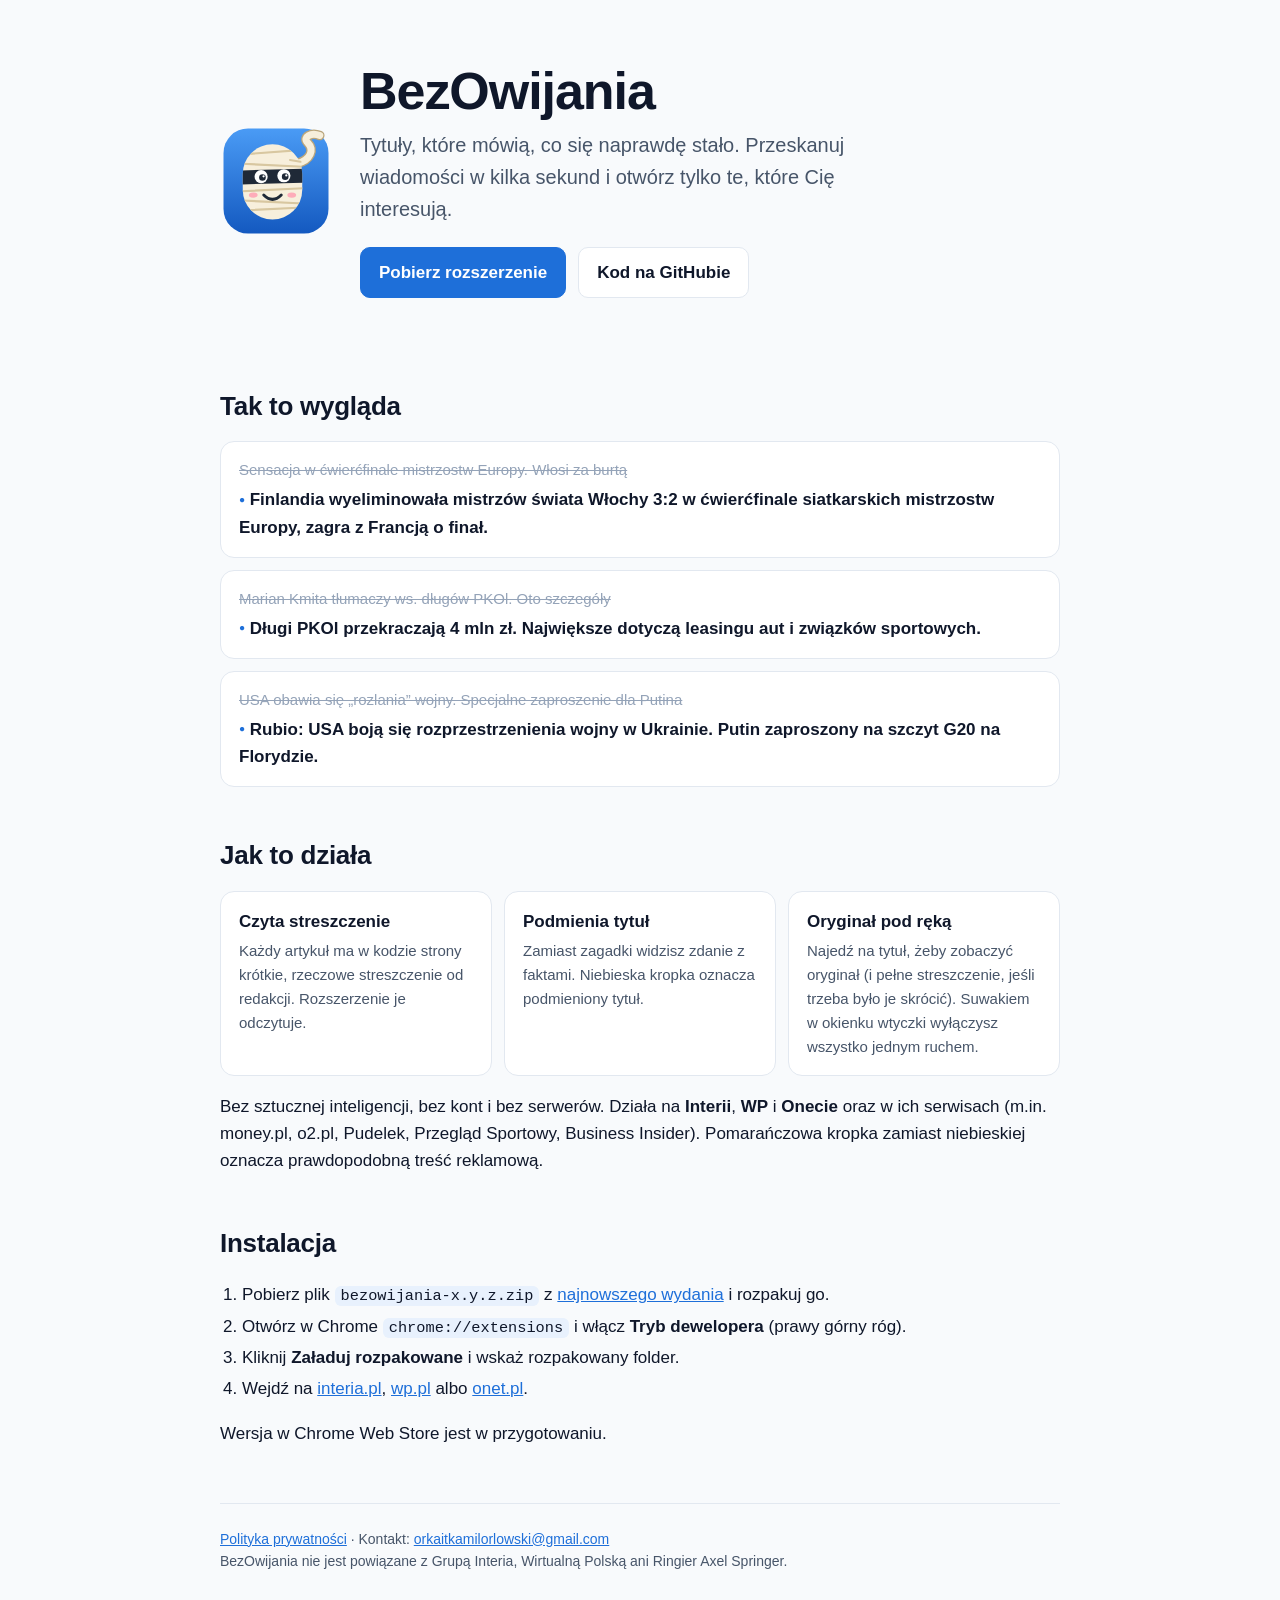
<file: docs/index.html>
<!doctype html>
<html lang="pl">
<head>
<meta charset="utf-8">
<meta name="viewport" content="width=device-width, initial-scale=1">
<title>BezOwijania — tytuły, które mówią, co się stało</title>
<meta name="description" content="Rozszerzenie do Chrome, które zamienia clickbaitowe tytuły na portalach na zdania mówiące, co się naprawdę stało.">
<meta property="og:title" content="BezOwijania">
<meta property="og:description" content="Tytuły, które mówią, co się stało. Przeskanuj wiadomości i otwórz tylko te, które Cię interesują.">
<link rel="icon" href="favicon.png">
<style>
  :root { --ink:#0f172a; --muted:#475569; --bg:#f8fafc; --card:#fff; --line:#e2e8f0; --blue:#1e6fd9; --blue-soft:#e8f1fd; --old:#94a3b8; }
  @media (prefers-color-scheme: dark) {
    :root { --ink:#e2e8f0; --muted:#94a3b8; --bg:#0b1220; --card:#111a2e; --line:#1f2a44; --blue:#5aa2ff; --blue-soft:#13233f; --old:#64748b; }
  }
  * { box-sizing: border-box; }
  body { margin:0; font: 17px/1.6 -apple-system, BlinkMacSystemFont, "Segoe UI", Roboto, sans-serif; color:var(--ink); background:var(--bg); }
  .wrap { max-width: 880px; margin: 0 auto; padding: 0 20px; }
  header { padding: 64px 0 40px; display:flex; gap:28px; align-items:center; flex-wrap:wrap; }
  header img { width:112px; height:112px; flex:none; }
  h1 { font-size: clamp(34px, 6vw, 52px); line-height:1.05; margin:0 0 10px; letter-spacing:-.02em; }
  .lead { font-size: 20px; color:var(--muted); margin:0; max-width: 560px; }
  .btns { display:flex; gap:12px; flex-wrap:wrap; margin-top:22px; }
  .btn { display:inline-block; padding:11px 18px; border-radius:10px; font-weight:600; text-decoration:none; border:1px solid var(--line); color:var(--ink); background:var(--card); }
  .btn.primary { background:var(--blue); border-color:var(--blue); color:#fff; }
  h2 { font-size: 26px; margin: 48px 0 14px; letter-spacing:-.01em; }
  .examples { display:grid; gap:12px; }
  .ex { background:var(--card); border:1px solid var(--line); border-radius:14px; padding:16px 18px; }
  .ex .before { color:var(--old); text-decoration: line-through; text-decoration-thickness: 1px; font-size:15px; }
  .ex .after { font-weight:600; margin-top:4px; }
  .ex .after::before { content:"●"; color:var(--blue); font-size:.6em; vertical-align:.25em; margin-right:.45em; }
  .steps { display:grid; grid-template-columns: repeat(auto-fit, minmax(220px,1fr)); gap:12px; }
  .step { background:var(--card); border:1px solid var(--line); border-radius:14px; padding:16px 18px; }
  .step b { display:block; margin-bottom:4px; }
  .step p { margin:0; color:var(--muted); font-size:15px; }
  ol { padding-left: 22px; } li { margin: 4px 0; }
  code { background:var(--blue-soft); padding:1px 6px; border-radius:6px; font-size:.9em; }
  footer { border-top:1px solid var(--line); margin-top:56px; padding:24px 0 48px; color:var(--muted); font-size:14px; }
  footer a, p a, li a { color:var(--blue); }
</style>
</head>
<body>
<div class="wrap">
  <header>
    <img src="logo.svg" alt="">
    <div>
      <h1>BezOwijania</h1>
      <p class="lead">Tytuły, które mówią, co się naprawdę stało. Przeskanuj wiadomości w kilka sekund i otwórz tylko te, które Cię interesują.</p>
      <div class="btns">
        <a class="btn primary" href="https://github.com/okikamil-orka/bezowijania/releases/latest">Pobierz rozszerzenie</a>
        <a class="btn" href="https://github.com/okikamil-orka/bezowijania">Kod na GitHubie</a>
      </div>
    </div>
  </header>

  <h2>Tak to wygląda</h2>
  <div class="examples">
    <div class="ex"><div class="before">Sensacja w ćwierćfinale mistrzostw Europy. Włosi za burtą</div><div class="after">Finlandia wyeliminowała mistrzów świata Włochy 3:2 w ćwierćfinale siatkarskich mistrzostw Europy, zagra z Francją o finał.</div></div>
    <div class="ex"><div class="before">Marian Kmita tłumaczy ws. długów PKOl. Oto szczegóły</div><div class="after">Długi PKOl przekraczają 4 mln zł. Największe dotyczą leasingu aut i związków sportowych.</div></div>
    <div class="ex"><div class="before">USA obawia się „rozlania” wojny. Specjalne zaproszenie dla Putina</div><div class="after">Rubio: USA boją się rozprzestrzenienia wojny w Ukrainie. Putin zaproszony na szczyt G20 na Florydzie.</div></div>
  </div>

  <h2>Jak to działa</h2>
  <div class="steps">
    <div class="step"><b>Czyta streszczenie</b><p>Każdy artykuł ma w kodzie strony krótkie, rzeczowe streszczenie od redakcji. Rozszerzenie je odczytuje.</p></div>
    <div class="step"><b>Podmienia tytuł</b><p>Zamiast zagadki widzisz zdanie z faktami. Niebieska kropka oznacza podmieniony tytuł.</p></div>
    <div class="step"><b>Oryginał pod ręką</b><p>Najedź na tytuł, żeby zobaczyć oryginał (i pełne streszczenie, jeśli trzeba było je skrócić). Suwakiem w okienku wtyczki wyłączysz wszystko jednym ruchem.</p></div>
  </div>
  <p>Bez sztucznej inteligencji, bez kont i bez serwerów. Działa na <b>Interii</b>, <b>WP</b> i <b>Onecie</b> oraz w ich serwisach (m.in. money.pl, o2.pl, Pudelek, Przegląd Sportowy, Business Insider). Pomarańczowa kropka zamiast niebieskiej oznacza prawdopodobną treść reklamową.</p>

  <h2>Instalacja</h2>
  <ol>
    <li>Pobierz plik <code>bezowijania-x.y.z.zip</code> z <a href="https://github.com/okikamil-orka/bezowijania/releases/latest">najnowszego wydania</a> i rozpakuj go.</li>
    <li>Otwórz w Chrome <code>chrome://extensions</code> i włącz <b>Tryb dewelopera</b> (prawy górny róg).</li>
    <li>Kliknij <b>Załaduj rozpakowane</b> i wskaż rozpakowany folder.</li>
    <li>Wejdź na <a href="https://www.interia.pl">interia.pl</a>, <a href="https://www.wp.pl">wp.pl</a> albo <a href="https://www.onet.pl">onet.pl</a>.</li>
  </ol>
  <p>Wersja w Chrome Web Store jest w przygotowaniu.</p>

  <footer>
    <a href="privacy.html">Polityka prywatności</a> · Kontakt: <a href="mailto:orkaitkamilorlowski@gmail.com">orkaitkamilorlowski@gmail.com</a><br>
    BezOwijania nie jest powiązane z Grupą Interia, Wirtualną Polską ani Ringier Axel Springer.
  </footer>
</div>
</body>
</html>
</file>
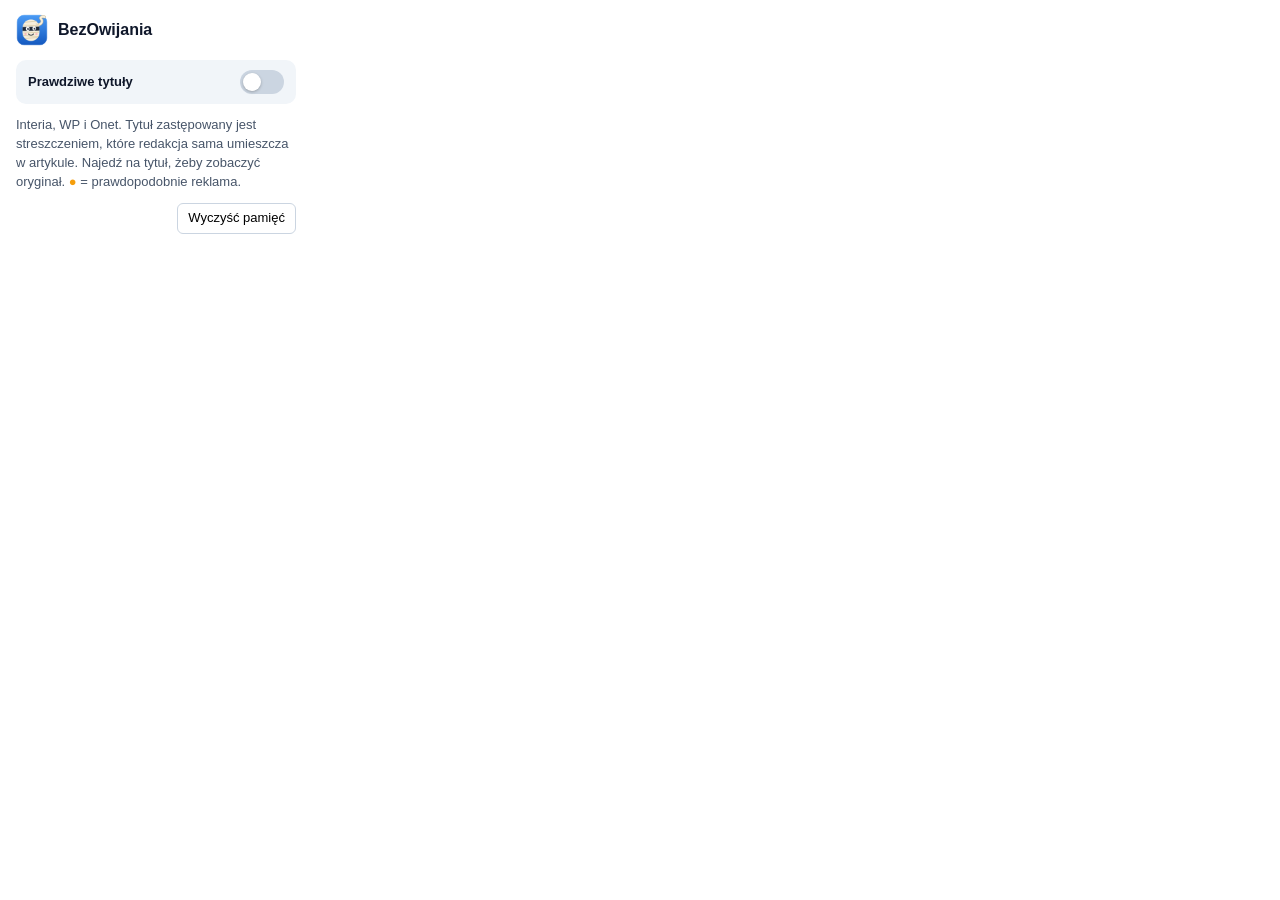
<file: popup.html>
<!doctype html>
<html lang="pl">
<head>
<meta charset="utf-8">
<style>
  body { font: 13px/1.45 -apple-system, BlinkMacSystemFont, "Segoe UI", sans-serif; margin: 0; padding: 14px 16px 16px; width: 280px; color: #0f172a; }
  .head { display: flex; align-items: center; gap: 10px; margin-bottom: 14px; }
  .head img { width: 32px; height: 32px; }
  h1 { font-size: 16px; margin: 0; }
  .row { display: flex; align-items: center; justify-content: space-between; gap: 12px; padding: 10px 12px; border-radius: 10px; background: #f1f5f9; }
  .row span { font-weight: 600; }
  .switch { position: relative; width: 44px; height: 24px; flex: none; }
  .switch input { opacity: 0; width: 0; height: 0; position: absolute; }
  .slider { position: absolute; inset: 0; background: #cbd5e1; border-radius: 24px; cursor: pointer; transition: background .2s; }
  .slider::before { content: ""; position: absolute; width: 18px; height: 18px; left: 3px; top: 3px; background: #fff; border-radius: 50%; box-shadow: 0 1px 3px rgba(0,0,0,.25); transition: transform .2s; }
  .switch input:checked + .slider { background: #1e6fd9; }
  .switch input:checked + .slider::before { transform: translateX(20px); }
  .switch input:focus-visible + .slider { outline: 2px solid #1e6fd9; outline-offset: 2px; }
  p { color: #475569; margin: 12px 0; }
  .foot { display: flex; align-items: center; justify-content: space-between; }
  button { font: inherit; padding: 5px 10px; border: 1px solid #cbd5e1; border-radius: 6px; background: #fff; cursor: pointer; }
  #stats { color: #64748b; font-size: 12px; }
</style>
</head>
<body>
  <div class="head"><img src="icons/icon48.png" alt=""><h1>BezOwijania</h1></div>
  <label class="row">
    <span id="label">Prawdziwe tytuły</span>
    <span class="switch"><input type="checkbox" id="enabled" role="switch"><span class="slider"></span></span>
  </label>
  <p>Interia, WP i Onet. Tytuł zastępowany jest streszczeniem, które redakcja sama umieszcza w artykule. Najedź na tytuł, żeby zobaczyć oryginał. <span style="color:#f59e0b">●</span> = prawdopodobnie reklama.</p>
  <div class="foot">
    <span id="stats"></span>
    <button id="clear">Wyczyść pamięć</button>
  </div>
  <script src="popup.js"></script>
</body>
</html>
</file>
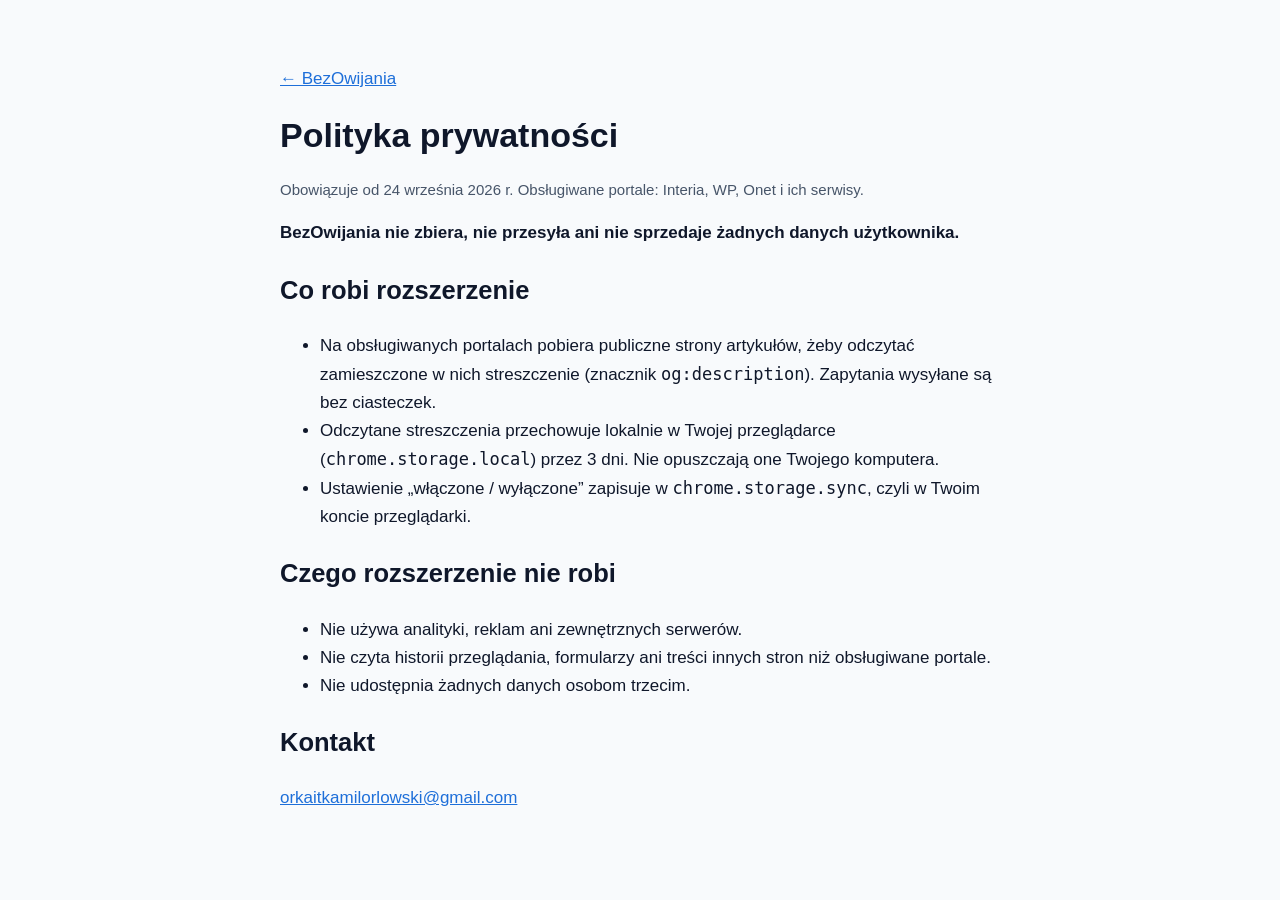
<file: docs/privacy.html>
<!doctype html>
<html lang="pl">
<head>
<meta charset="utf-8">
<meta name="viewport" content="width=device-width, initial-scale=1">
<title>BezOwijania — polityka prywatności</title>
<link rel="icon" href="favicon.png">
<style>
  :root { --ink:#0f172a; --muted:#475569; --bg:#f8fafc; --blue:#1e6fd9; }
  @media (prefers-color-scheme: dark) { :root { --ink:#e2e8f0; --muted:#94a3b8; --bg:#0b1220; --blue:#5aa2ff; } }
  body { margin:0; font: 17px/1.65 -apple-system, BlinkMacSystemFont, "Segoe UI", Roboto, sans-serif; color:var(--ink); background:var(--bg); }
  .wrap { max-width: 720px; margin: 0 auto; padding: 48px 20px 64px; }
  a { color:var(--blue); } h1 { line-height:1.15; } .muted { color:var(--muted); font-size:15px; }
</style>
</head>
<body>
<div class="wrap">
  <p><a href="./">← BezOwijania</a></p>
  <h1>Polityka prywatności</h1>
  <p class="muted">Obowiązuje od 24 września 2026 r. Obsługiwane portale: Interia, WP, Onet i ich serwisy.</p>
  <p><b>BezOwijania nie zbiera, nie przesyła ani nie sprzedaje żadnych danych użytkownika.</b></p>
  <h2>Co robi rozszerzenie</h2>
  <ul>
    <li>Na obsługiwanych portalach pobiera publiczne strony artykułów, żeby odczytać zamieszczone w nich streszczenie (znacznik <code>og:description</code>). Zapytania wysyłane są bez ciasteczek.</li>
    <li>Odczytane streszczenia przechowuje lokalnie w Twojej przeglądarce (<code>chrome.storage.local</code>) przez 3 dni. Nie opuszczają one Twojego komputera.</li>
    <li>Ustawienie „włączone / wyłączone” zapisuje w <code>chrome.storage.sync</code>, czyli w Twoim koncie przeglądarki.</li>
  </ul>
  <h2>Czego rozszerzenie nie robi</h2>
  <ul>
    <li>Nie używa analityki, reklam ani zewnętrznych serwerów.</li>
    <li>Nie czyta historii przeglądania, formularzy ani treści innych stron niż obsługiwane portale.</li>
    <li>Nie udostępnia żadnych danych osobom trzecim.</li>
  </ul>
  <h2>Kontakt</h2>
  <p><a href="mailto:orkaitkamilorlowski@gmail.com">orkaitkamilorlowski@gmail.com</a></p>
</div>
</body>
</html>
</file>
